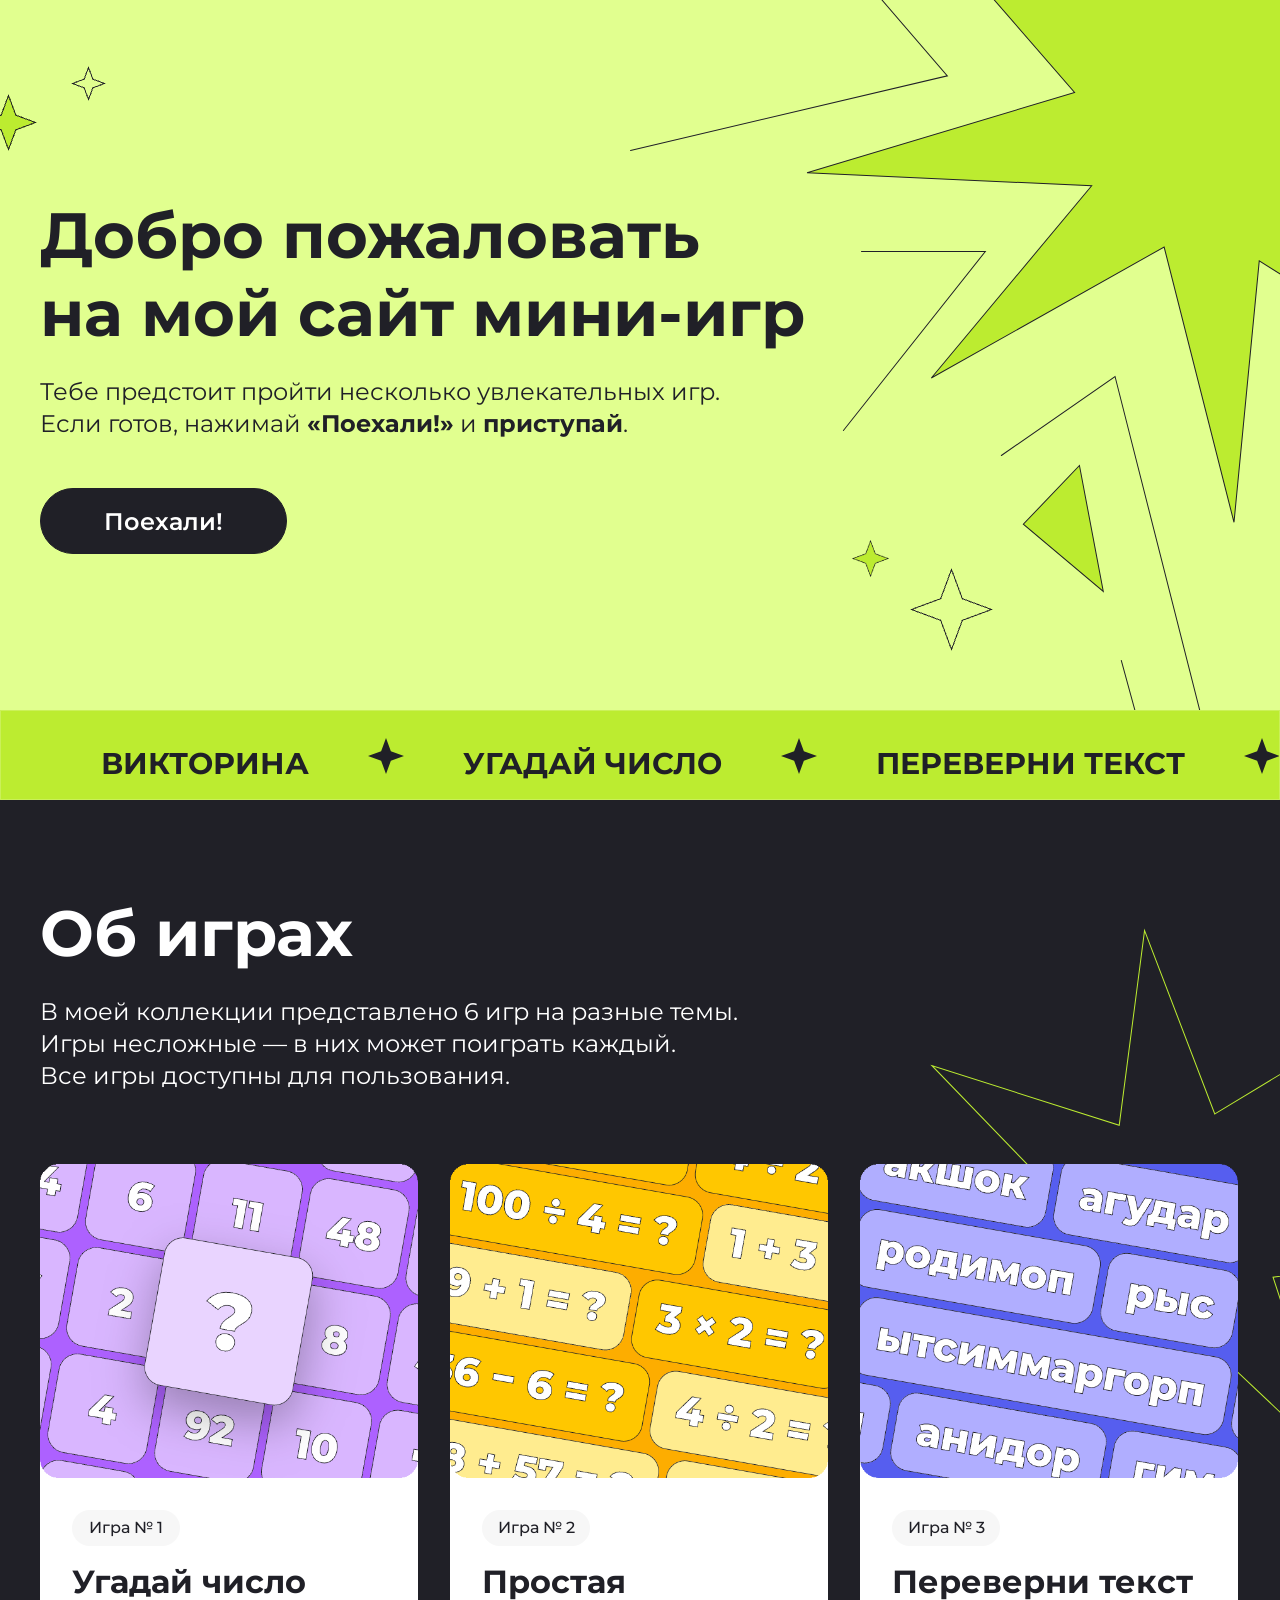
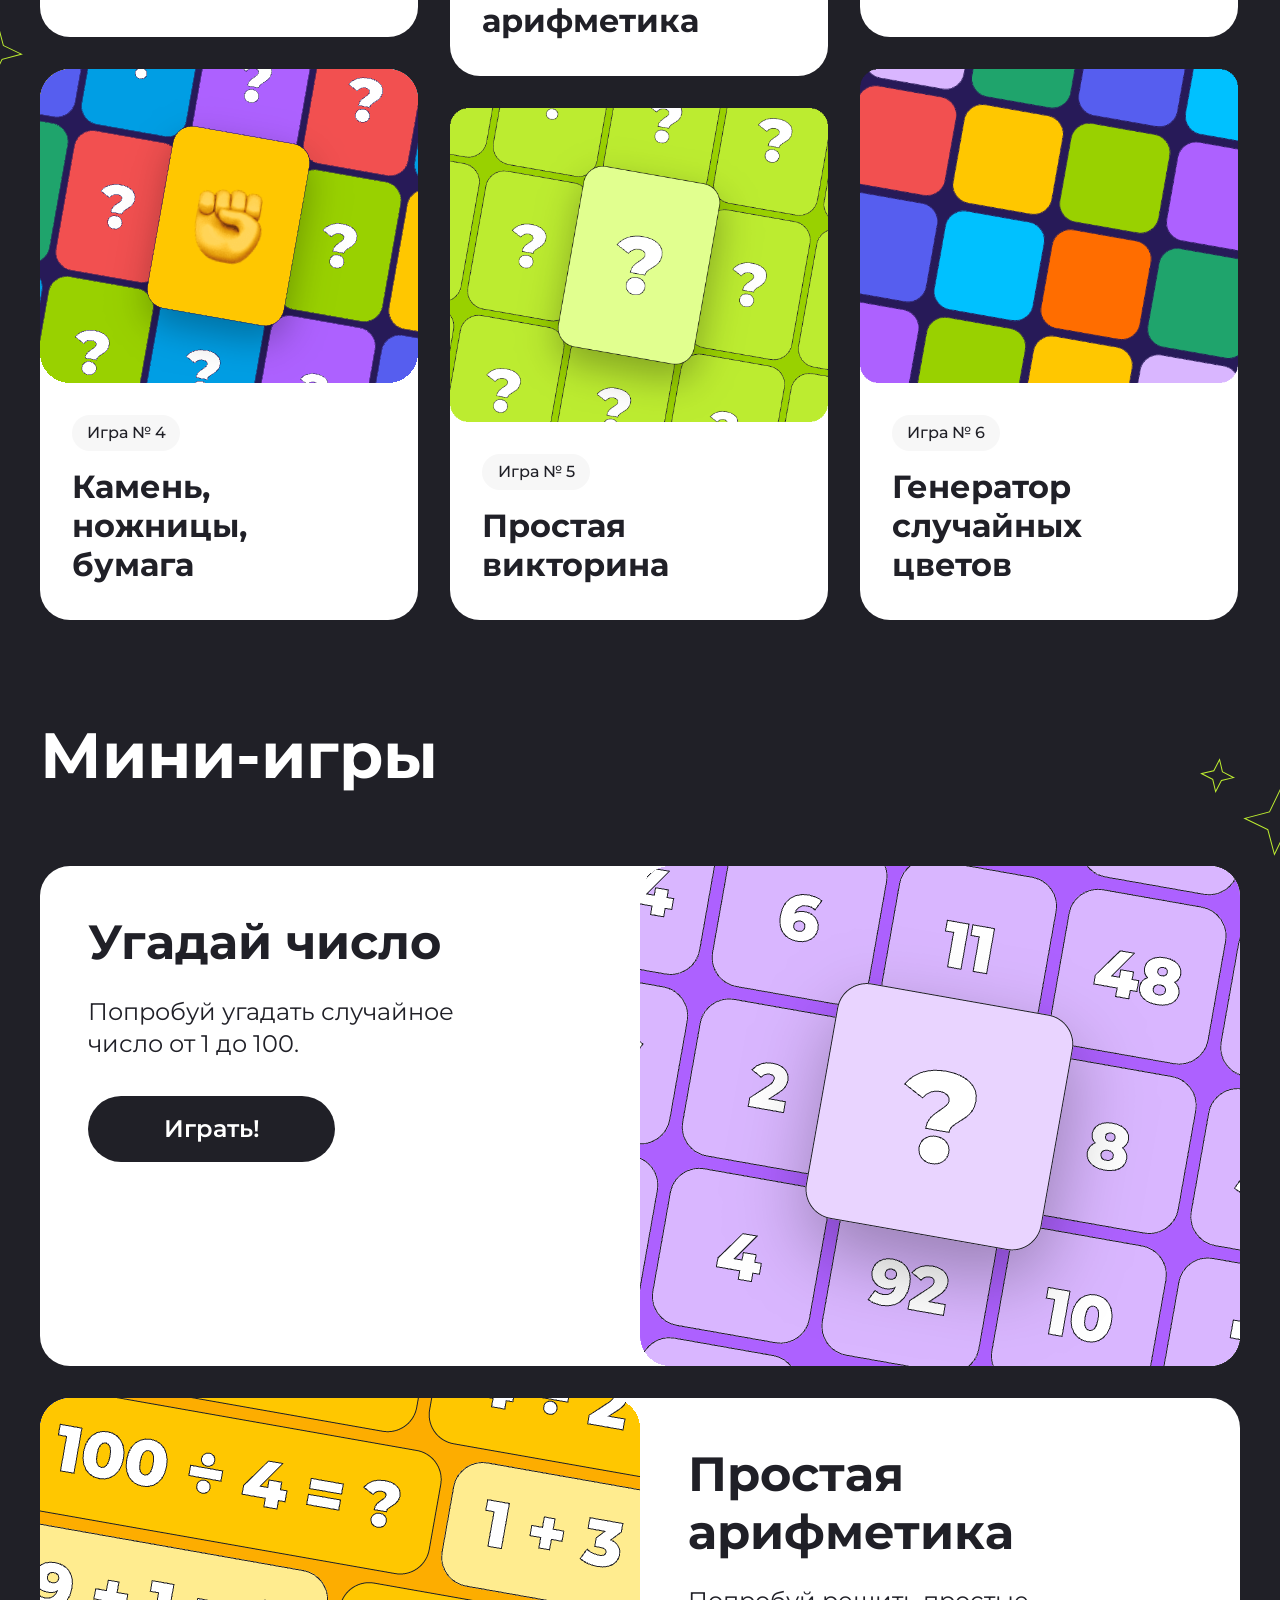
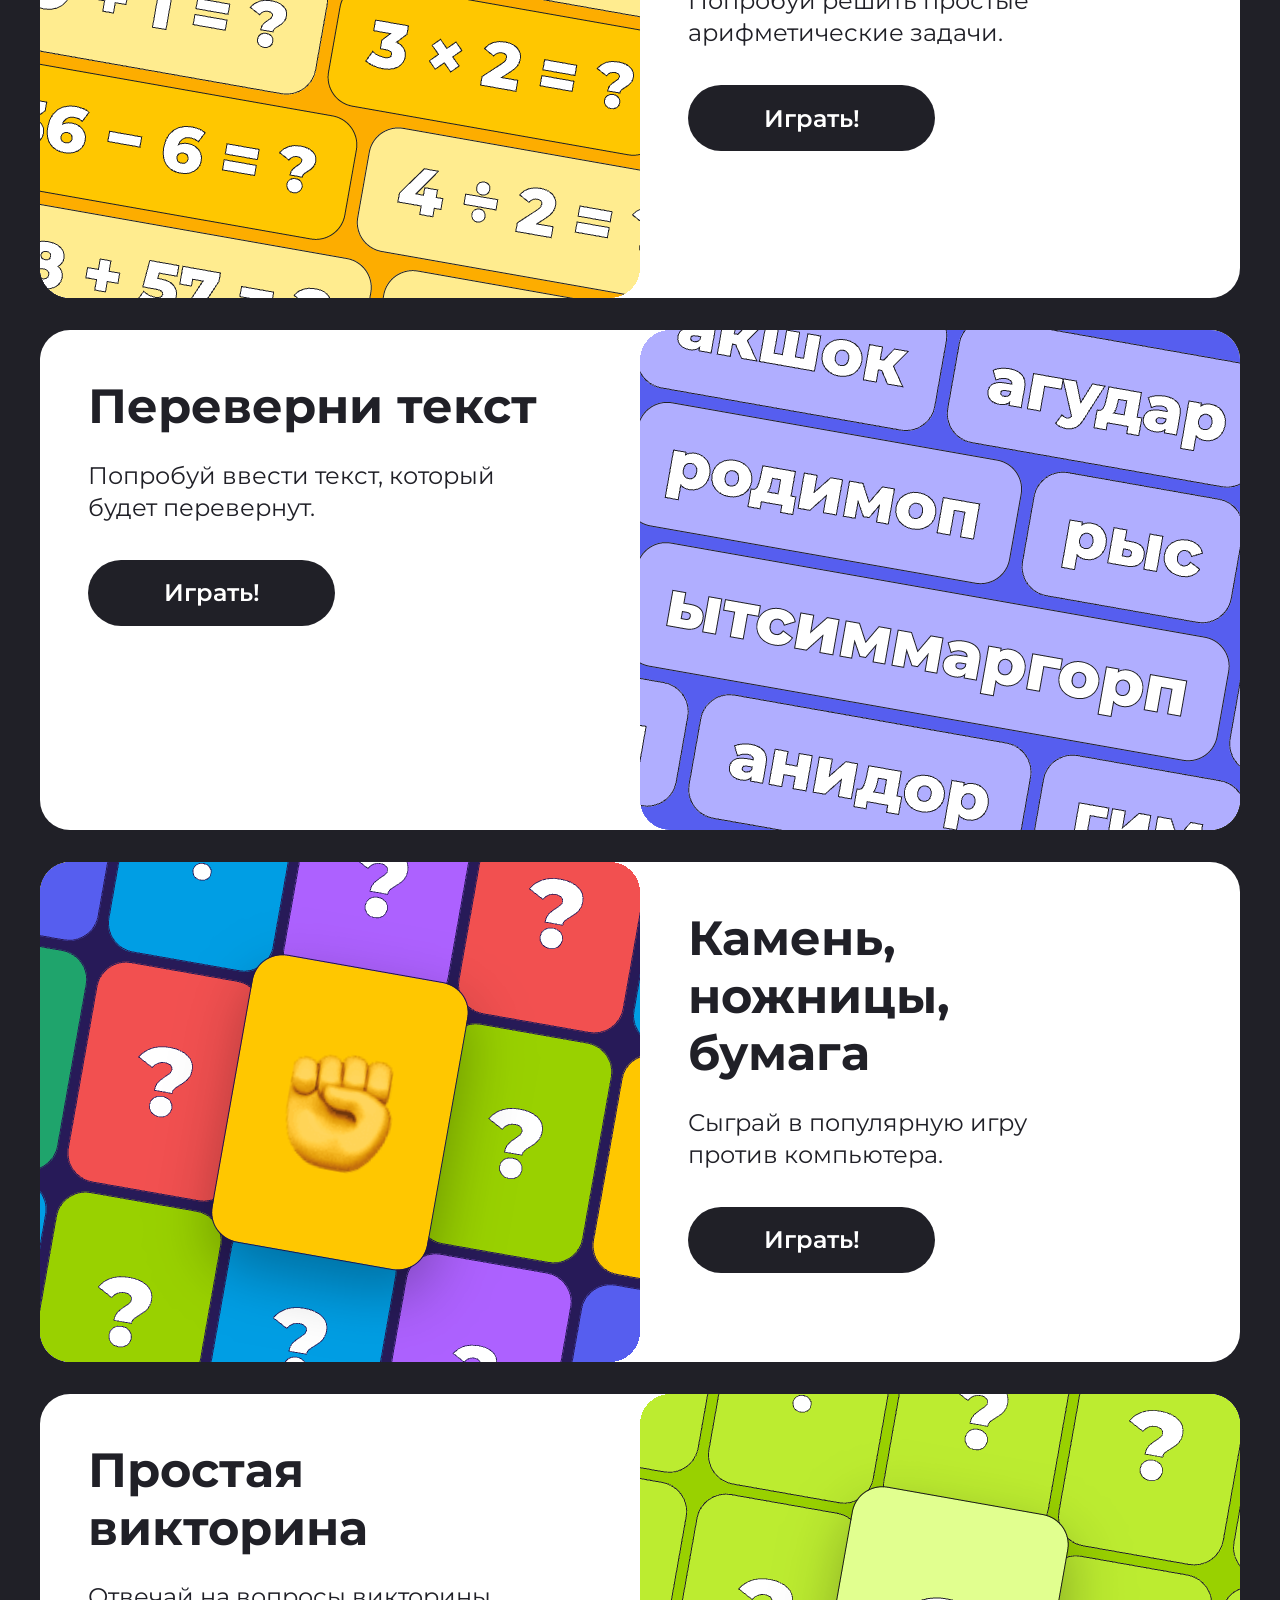
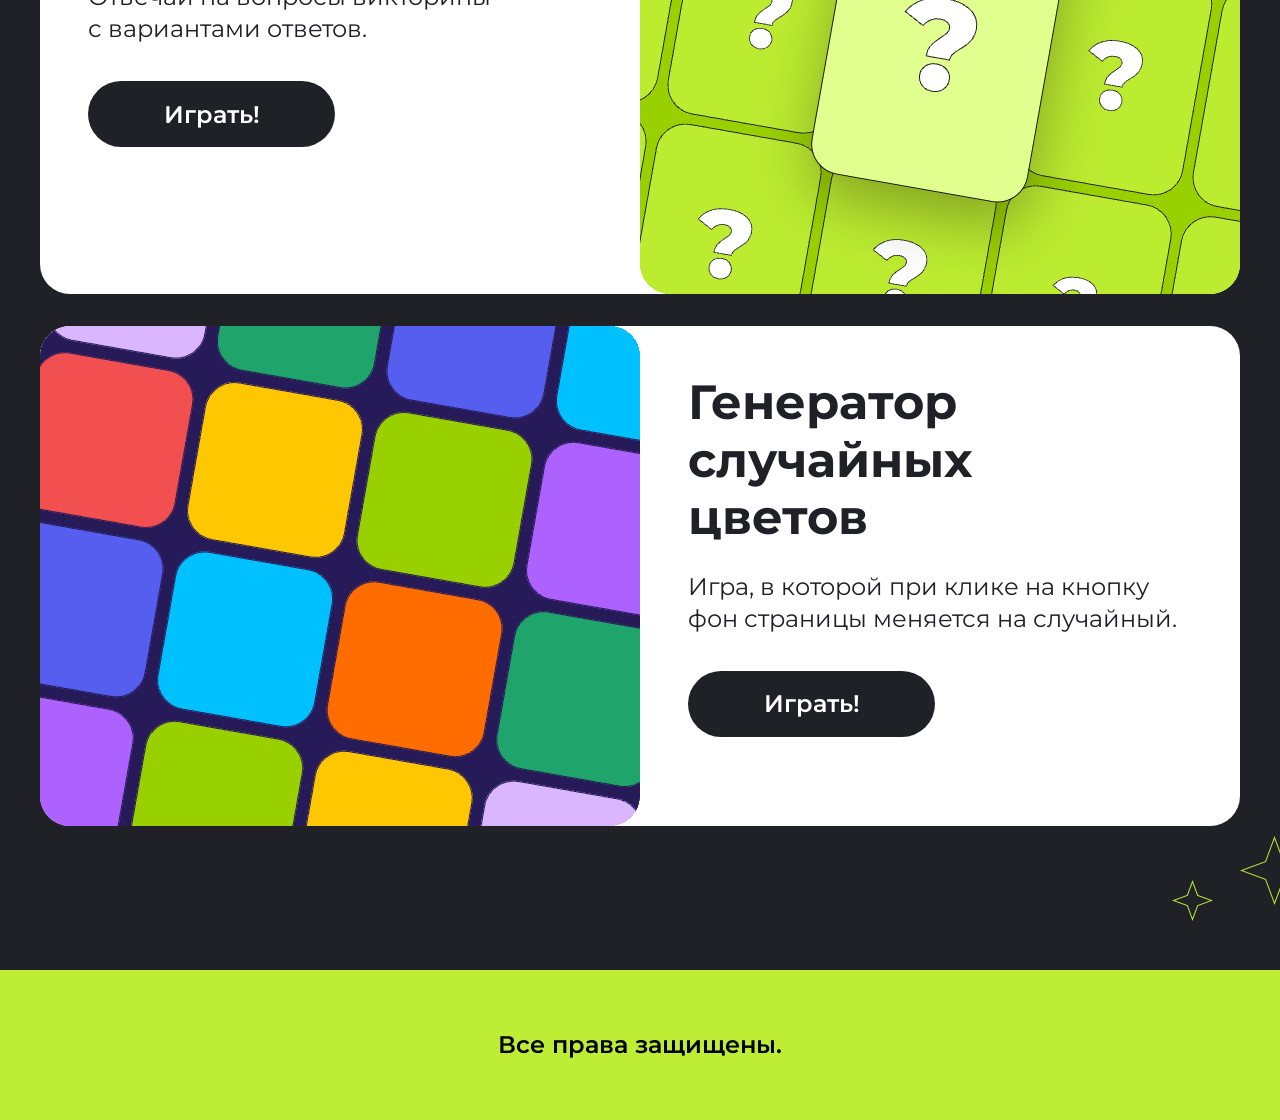
<file: Homework1/index.html>
<!DOCTYPE html>
<html lang="ru">

<head>
    <meta charset="UTF-8">
    <meta name="viewport" content="width=device-width, initial-scale=1.0">
    <title>Homework1</title>
    <link rel="preconnect" href="https://fonts.googleapis.com">
    <link rel="preconnect" href="https://fonts.gstatic.com" crossorigin>
    <link href="https://fonts.googleapis.com/css2?family=Montserrat:ital,wght@0,100..900;1,100..900&display=swap"
        rel="stylesheet">
    <link rel="stylesheet" href="style-hw1.css">
</head>

<body>

    <header class="header center">

        <div class="header-container">
            <h1 class="header-container__titleBig">Добро пожаловать <br>на мой сайт мини-игр</h1>
            <p class="header-container__title">Тебе предстоит пройти несколько увлекательных игр. Если готов, нажимай
                <strong>«Поехали!»</strong> и <strong>приступай</strong>.
            </p>
            <div class="header-container__buttonDesktop">
                <a class="header-container__buttonDesktop-center" href="#about-game">Поехали!</a>
            </div>
            <div class="header-container__buttonMobil">
                <a class="header-container__buttonMobil-center" href="#mini-game">Поехали!</a>
            </div>
        </div>

        <img class="header__star-big" src="img/header__star-big.svg" alt="star">
        <img class="header__star1" src="img/all-img/Star2.png" alt="star">
        <img class="header__star2" src="img/all-img/Star3.png" alt="star">
        <img class="header__star3" src="img/all-img/Star2.png" alt="star">
        <img class="header__star4" src="img/all-img/Star4.png" alt="star">

        <svg class="header__star-big-mobile" viewBox="0 0 301.643 274.928" xmlns="http://www.w3.org/2000/svg"
            xmlns:xlink="http://www.w3.org/1999/xlink" width="301.643066" height="274.927948" fill="none">
            <path id="Vector"
                d="M78.1499 88.7162C78.1499 85.7646 89.0463 0 89.0463 0L119.937 76.893L170.807 4.93622L146.295 90.7009L223.522 72.9576L149.922 119.283L206.248 173.497L138.103 145.898L157.175 228.711L112.652 159.706L62.6889 238.567L78.1344 145.898L0 151.818L70.865 119.283L0 63.0852L78.1499 88.7162Z"
                fill="rgb(188,236,48)" fill-rule="nonzero"
                transform="matrix(-0.320303,0.947315,-0.964293,-0.264839,301.643,63.1819)" />
            <path
                d="M89.0463 0L119.937 76.893L170.807 4.93622L146.295 90.7009L223.522 72.9576L149.922 119.283L206.248 173.497L138.103 145.898L157.175 228.711L112.652 159.706L62.6889 238.567L78.1344 145.898L0 151.818L70.865 119.283L0 63.0852L78.1499 88.7162C78.1499 85.7646 89.0463 0 89.0463 0Z"
                fill-rule="nonzero" stroke="rgb(32,32,39)" stroke-linecap="round" stroke-width="1"
                transform="matrix(-0.320303,0.947315,-0.964293,-0.264839,301.643,63.1819)" />
        </svg>

    </header>

    <div class="header-poloca">
        <div class="header-poloca__scrolling-text">
            <span class="header-poloca__title">
                викторина
                <svg class="header-poloca__star" viewBox="0 0 36 36" xmlns="http://www.w3.org/2000/svg"
                    xmlns:xlink="http://www.w3.org/1999/xlink" width="36.000000" height="36.000000" fill="none">
                    <path
                        d="M22.8616 13.1384L36 18L22.8616 22.8616L18 36L13.1384 22.8616L3.55271e-15 18L13.1384 13.1384L18 0L22.8616 13.1384Z"
                        fill="rgb(32,32,39)" fill-rule="evenodd" />
                </svg>
                угадай число
                <svg class="header-poloca__star" viewBox="0 0 36 36" xmlns="http://www.w3.org/2000/svg"
                    xmlns:xlink="http://www.w3.org/1999/xlink" width="36.000000" height="36.000000" fill="none">
                    <path
                        d="M22.8616 13.1384L36 18L22.8616 22.8616L18 36L13.1384 22.8616L3.55271e-15 18L13.1384 13.1384L18 0L22.8616 13.1384Z"
                        fill="rgb(32,32,39)" fill-rule="evenodd" />
                </svg>
                переверни текст
                <svg class="header-poloca__star" viewBox="0 0 36 36" xmlns="http://www.w3.org/2000/svg"
                    xmlns:xlink="http://www.w3.org/1999/xlink" width="36.000000" height="36.000000" fill="none">
                    <path
                        d="M22.8616 13.1384L36 18L22.8616 22.8616L18 36L13.1384 22.8616L3.55271e-15 18L13.1384 13.1384L18 0L22.8616 13.1384Z"
                        fill="rgb(32,32,39)" fill-rule="evenodd" />
                </svg>
                простая арифметика
                <svg class="header-poloca__star" viewBox="0 0 36 36" xmlns="http://www.w3.org/2000/svg"
                    xmlns:xlink="http://www.w3.org/1999/xlink" width="36.000000" height="36.000000" fill="none">
                    <path
                        d="M22.8616 13.1384L36 18L22.8616 22.8616L18 36L13.1384 22.8616L3.55271e-15 18L13.1384 13.1384L18 0L22.8616 13.1384Z"
                        fill="rgb(32,32,39)" fill-rule="evenodd" />
                </svg>
                камень, ножницы, бумага
                <svg class="header-poloca__star" viewBox="0 0 36 36" xmlns="http://www.w3.org/2000/svg"
                    xmlns:xlink="http://www.w3.org/1999/xlink" width="36.000000" height="36.000000" fill="none">
                    <path
                        d="M22.8616 13.1384L36 18L22.8616 22.8616L18 36L13.1384 22.8616L3.55271e-15 18L13.1384 13.1384L18 0L22.8616 13.1384Z"
                        fill="rgb(32,32,39)" fill-rule="evenodd" />
                </svg>
                генератор случайных цветов
                <svg class="header-poloca__star" viewBox="0 0 36 36" xmlns="http://www.w3.org/2000/svg"
                    xmlns:xlink="http://www.w3.org/1999/xlink" width="36.000000" height="36.000000" fill="none">
                    <path
                        d="M22.8616 13.1384L36 18L22.8616 22.8616L18 36L13.1384 22.8616L3.55271e-15 18L13.1384 13.1384L18 0L22.8616 13.1384Z"
                        fill="rgb(32,32,39)" fill-rule="evenodd" />
                </svg>
            </span>
        </div>
    </div>

    <main class="main center">

        <section class="main-aboutGame" id="about-game">

            <svg class="main-aboutGame__starBig" viewBox="0 0 649.562 649.563" xmlns="http://www.w3.org/2000/svg"
                xmlns:xlink="http://www.w3.org/1999/xlink" width="649.562500" height="649.562744" fill="none">
                <path id="Star1"
                    d="M341.736 191.327L340.81 191.746L340.562 190.761L292.874 2.04089L292.358 0L291.843 2.04089L244.155 190.761L243.906 191.746L242.981 191.327L65.7006 110.945L63.7834 110.076L65.0575 111.751L182.872 266.7L183.487 267.509L182.582 267.971L9.20501 356.457L7.33004 357.414L9.43456 357.463L204.035 361.96L205.05 361.984L204.847 362.98L165.93 553.701L165.509 555.764L166.859 554.149L291.707 404.809L292.358 404.029L293.01 404.809L417.858 554.149L419.208 555.764L418.787 553.701L379.869 362.98L379.666 361.984L380.682 361.961L575.282 357.463L577.387 357.414L575.512 356.457L402.134 267.971L401.229 267.509L401.844 266.7L519.659 111.752L520.933 110.076L519.016 110.945L341.736 191.327ZM517.742 112.621L341.223 192.657L340.134 193.151L292.358 4.08177L244.583 193.151L66.9747 112.621L185.007 267.856L11.3095 356.506L206.269 361.012L167.28 552.086L292.358 402.47L417.437 552.086L378.447 361.012L573.407 356.506L399.709 267.856L517.742 112.621Z"
                    fill="rgb(188,236,48)" fill-rule="evenodd"
                    transform="matrix(0.993029,-0.117873,0.117873,0.993029,0,68.9225)" />
            </svg>
            <svg class="main-aboutGame__starSmall" viewBox="0 0 34.1729 34.1727" xmlns="http://www.w3.org/2000/svg"
                xmlns:xlink="http://www.w3.org/1999/xlink" width="34.172852" height="34.172729" fill="none">
                <path id="Star11"
                    d="M19.9018 11.4374L16.2028 1.44077L15.6696 0L15.1365 1.44077L11.4374 11.4374L1.44077 15.1365L1.77636e-15 15.6696L1.44077 16.2028L11.4374 19.9018L15.1365 29.8985L15.6696 31.3392L16.2028 29.8985L19.9018 19.9018L29.8985 16.2028L31.3392 15.6696L29.8985 15.1365L19.9018 11.4374ZM28.4577 15.6696L19.5548 12.3753L19.1236 12.2157L15.6696 2.88154L12.2157 12.2157L2.88154 15.6696L12.2157 19.1236L15.6696 28.4577L19.1236 19.1236L28.4577 15.6696Z"
                    fill="rgb(188,236,48)" fill-rule="evenodd"
                    transform="matrix(0.995484,0.0949294,-0.0949294,0.995484,2.9751,0)" />
            </svg>
            <svg class="main-aboutGame__starSred" viewBox="0 0 59.5347 59.5347" xmlns="http://www.w3.org/2000/svg"
                xmlns:xlink="http://www.w3.org/1999/xlink" width="59.534668" height="59.534668" fill="none">
                <path id="Star12"
                    d="M34.6724 19.9259L27.8323 1.44077L27.2991 0L26.766 1.44077L19.9259 19.9259L1.44077 26.766L3.55271e-15 27.2991L1.44077 27.8323L19.9259 34.6724L26.766 53.1575L27.2991 54.5983L27.8323 53.1575L34.6724 34.6724L53.1575 27.8323L54.5983 27.2991L53.1575 26.766L34.6724 19.9259ZM51.7167 27.2991L34.3254 20.8637L33.8941 20.7042L27.2991 2.88154L20.7042 20.7042L2.88154 27.2991L20.7042 33.8941L27.2991 51.7167L33.8941 33.8941L51.7167 27.2991Z"
                    fill="rgb(188,236,48)" fill-rule="evenodd"
                    transform="matrix(0.995484,0.0949294,-0.0949294,0.995484,5.18311,0)" />
            </svg>

            <h2 class="main-aboutGame__title">Об играх</h2>
            <p class="main-aboutGame__mini-title">В моей коллекции представлено 6 игр на разные темы.<br>Игры несложные
                — в них
                может поиграть каждый.<br>Все игры доступны для пользования.</p>

            <div class="main-aboutGame__containerForGame">

                <div class="main-aboutGame__game">
                    <!-- 1 -->
                    <a class="main-aboutGame__gameLink" href="#ugaday">
                        <article class="main-aboutGame__cart">
                            <img class="main-aboutGame__img" src="img/all-img/ОбложкаКарточки.png" alt="img">
                            <div class="main-aboutGame__name name1">
                                <div class="main-aboutGame__name-p-container">
                                    <p class="main-aboutGame__name-p"> Игра № 1</p>
                                </div>
                                <h2 class="main-aboutGame__name-h2">Угадай число</h2>
                            </div>
                        </article>
                    </a>

                    <!-- 4 -->
                    <a class="main-aboutGame__gameLink" href="#kamen">
                        <article class="main-aboutGame__cart">
                            <img class="main-aboutGame__img" src="img/all-img/ОбложкаКарточки-7.png" alt="img">
                            <div class="main-aboutGame__name name4">
                                <div class="main-aboutGame__name-p-container">
                                    <p class="main-aboutGame__name-p"> Игра № 4</p>
                                </div>
                                <h2 class="main-aboutGame__name-h2">Камень, ножницы, <br>бумага</h2>
                            </div>
                        </article>
                    </a>
                </div>

                <div class="main-aboutGame__game">
                    <!-- 2 -->
                    <a class="main-aboutGame__gameLink" href="#prostayaArif">
                        <article class="main-aboutGame__cart">
                            <img class="main-aboutGame__img" src="img/all-img/ОбложкаКарточки-1.png" alt="img">
                            <div class="main-aboutGame__name name2">
                                <div class="main-aboutGame__name-p-container">
                                    <p class="main-aboutGame__name-p"> Игра № 2</p>
                                </div>
                                <h2 class="main-aboutGame__name-h2">Простая арифметика</h2>
                            </div>
                        </article>
                    </a>

                    <!-- 5 -->
                    <a class="main-aboutGame__gameLink" href="#prostayaVik">
                        <article class="main-aboutGame__cart">
                            <img class="main-aboutGame__img" src="img/all-img/ОбложкаКарточки-4.png" alt="img">
                            <div class="main-aboutGame__name name5">
                                <div class="main-aboutGame__name-p-container">
                                    <p class="main-aboutGame__name-p"> Игра № 5</p>
                                </div>
                                <h2 class="main-aboutGame__name-h2">Простая викторина</h2>
                            </div>
                        </article>
                    </a>
                </div>

                <div class="main-aboutGame__game">
                    <!-- 3 -->
                    <a class="main-aboutGame__gameLink" href="#pereverni">
                        <article class="main-aboutGame__cart">
                            <img class="main-aboutGame__img" src="img/all-img/ОбложкаКарточки-2.png" alt="img">
                            <div class="main-aboutGame__name name3">
                                <div class="main-aboutGame__name-p-container">
                                    <p class="main-aboutGame__name-p"> Игра № 3</p>
                                </div>
                                <h2 class="main-aboutGame__name-h2">Переверни текст</h2>
                            </div>
                        </article>
                    </a>

                    <!-- 6 -->
                    <a class="main-aboutGame__gameLink" href="#generator">
                        <article class="main-aboutGame__cart">
                            <img class="main-aboutGame__img" src="img/all-img/ОбложкаКарточки-5.png" alt="img">
                            <div class="main-aboutGame__name name6">
                                <div class="main-aboutGame__name-p-container">
                                    <p class="main-aboutGame__name-p"> Игра № 6</p>
                                </div>
                                <h2 class="main-aboutGame__name-h2">Генератор случайных цветов</h2>
                            </div>
                        </article>
                    </a>
                </div>
            </div>
        </section>

        <section class="main-miniGame" id="mini-game">

            <svg class="main-miniGame__star-min" viewBox="0 0 39.2119 39.2119" xmlns="http://www.w3.org/2000/svg"
                xmlns:xlink="http://www.w3.org/1999/xlink" width="39.211914" height="39.211914" fill="none">
                <path id="Star7"
                    d="M22.319 12.8265L18.1059 1.44077L17.5728 0L17.0396 1.44077L12.8265 12.8265L1.44077 17.0396L3.55271e-15 17.5728L1.44077 18.1059L12.8265 22.319L17.0396 33.7048L17.5728 35.1455L18.1059 33.7048L22.319 22.319L33.7048 18.1059L35.1455 17.5728L33.7048 17.0396L22.319 12.8265ZM32.264 17.5728L21.972 13.7644L21.5407 13.6048L17.5728 2.88154L13.6048 13.6048L2.88154 17.5728L13.6048 21.5407L17.5728 32.264L21.5407 21.5407L32.264 17.5728Z"
                    fill="rgb(188,236,48)" fill-rule="evenodd"
                    transform="matrix(0.992365,0.123334,-0.123334,0.992365,4.33447,0)" />
            </svg>

            <svg class="main-miniGame__star-sred" viewBox="0 0 75.0879 75.0876" xmlns="http://www.w3.org/2000/svg"
                xmlns:xlink="http://www.w3.org/1999/xlink" width="75.087891" height="75.087646" fill="none">
                <path id="Star6"
                    d="M43.7303 25.1314L34.964 1.44077L34.4309 0L33.8977 1.44077L25.1314 25.1314L1.44077 33.8977L7.10543e-15 34.4309L1.44077 34.964L25.1314 43.7303L33.8977 67.4209L34.4308 68.8617L34.964 67.4209L43.7303 43.7303L67.4209 34.964L68.8617 34.4309L67.4209 33.8977L43.7303 25.1314ZM65.9802 34.4309L43.3833 26.0692L42.952 25.9097L34.4309 2.88154L25.9097 25.9097L2.88154 34.4309L25.9097 42.952L34.4308 65.9802L42.952 42.952L65.9802 34.4309Z"
                    fill="rgb(188,236,48)" fill-rule="evenodd"
                    transform="matrix(0.995484,0.0949294,-0.0949294,0.995484,6.53711,0)" />
            </svg>

            <h2 class="main-miniGame__title main-miniGame__title_2">Мини-игры</h2>

            <div class="main-miniGame__containerDesktop">

                <!-- 1 -->
                <article class="main-miniGame__cart" id="ugaday">
                    <div class="main-miniGame__name">
                        <h2 class="main-miniGame__h2">Угадай число</h2>
                        <p class="main-miniGame__p">Попробуй угадать случайное <br>число от 1 до 100.</p>
                        <a class="main-miniGame__button" onclick="guessTheNumber()">Играть!</a>
                    </div>
                    <img class="main-miniGame__img" src="img/all-img/ОбложкаКарточки.png" alt="img">
                </article>

                <!-- 2 -->
                <article class="main-miniGame__cart" id="prostayaArif">
                    <img class="main-miniGame__img" src="img/all-img/ОбложкаКарточки-1.png" alt="img">
                    <div class="main-miniGame__name">
                        <h2 class="main-miniGame__h2">Простая арифметика</h2>
                        <p class="main-miniGame__p">Попробуй решить простые арифметические задачи.</p>
                        <a class="main-miniGame__button" onclick="simpleArithmetic()">Играть!</a>
                    </div>

                </article>

                <!-- 3 -->
                <article class="main-miniGame__cart" id="pereverni">
                    <div class="main-miniGame__name">
                        <h2 class="main-miniGame__h2">Переверни текст</h2>
                        <p class="main-miniGame__p">Попробуй ввести текст, который <br>будет перевернут.</p>
                        <a class="main-miniGame__button" onclick="reverseText()">Играть!</a>
                    </div>
                    <img class="main-miniGame__img" src="img/all-img/ОбложкаКарточки-2.png" alt="img">
                </article>

                <!-- 4 -->
                <article class="main-miniGame__cart" id="kamen">
                    <img class="main-miniGame__img" src="img/all-img/ОбложкаКарточки-3.png" alt="img">
                    <div class="main-miniGame__name">
                        <h2 class="main-miniGame__h2">Камень, <br>ножницы, <br>бумага</h2>
                        <p class="main-miniGame__p">Сыграй в популярную игру <br>против компьютера.</p>
                        <a class="main-miniGame__button" onclick="rockPaperScissors()">Играть!</a>
                    </div>

                </article>

                <!-- 5 -->
                <article class="main-miniGame__cart" id="prostayaVik">
                    <div class="main-miniGame__name">
                        <h2 class="main-miniGame__h2">Простая викторина</h2>
                        <p class="main-miniGame__p">Отвечай на вопросы викторины <br>с вариантами ответов.</p>
                        <a class="main-miniGame__button" onclick="quiz()">Играть!</a>
                    </div>
                    <img class="main-miniGame__img" src="img/all-img/ОбложкаКарточки-4.png" alt="img">
                </article>

                <!-- 6 -->
                <article class="main-miniGame__cart" id="generator">
                    <img class="main-miniGame__img" src="img/all-img/ОбложкаКарточки-5.png" alt="img">
                    <div class="main-miniGame__name">
                        <h2 class="main-miniGame__h2">Генератор <br>случайных <br>цветов</h2>
                        <p class="main-miniGame__p">Игра, в которой при клике на кнопку фон страницы меняется на
                            случайный.</p>
                        <a class="main-miniGame__button" onclick="randomColorGenerator(this)">Играть!</a>
                    </div>

                </article>

            </div>

            <div class="main-miniGame__containerMOBILE">
                <!-- 1 -->
                <article class="main-miniGame__cart-mobile">
                    <img class="main-miniGame__img-mobile" src="img/all-img/ОбложкаКарточки-6.png" alt="img">
                    <div class="main-miniGame__name-mobile">
                        <h2 class="main-miniGame__h2-mobile">Угадай число</h2>
                        <p class="main-miniGame__p-mobile"> Попробуй угадать случайное число от 1 до 100.</p>
                        <a class="main-miniGame__button-mobile" onclick="guessTheNumber()">Играть!</a>
                    </div>
                </article>

                <!-- 2 -->
                <article class="main-miniGame__cart-mobile">
                    <img class="main-miniGame__img-mobile" src="img/all-img/ОбложкаКарточки-8.png" alt="img">
                    <div class="main-miniGame__name-mobile">
                        <h2 class="main-miniGame__h2-mobile">Простая арифметика</h2>
                        <p class="main-miniGame__p-mobile"> Попробуй решить простые арифметические задачи.</p>
                        <a class="main-miniGame__button-mobile" onclick="simpleArithmetic()">Играть!</a>
                    </div>
                </article>

                <!-- 3 -->
                <article class="main-miniGame__cart-mobile">
                    <img class="main-miniGame__img-mobile" src="img/all-img/ОбложкаКарточки-10.png" alt="img">
                    <div class="main-miniGame__name-mobile">
                        <h2 class="main-miniGame__h2-mobile">Переверни текст</h2>
                        <p class="main-miniGame__p-mobile"> Попробуй ввести текст, который будет перевернут.</p>
                        <a class="main-miniGame__button-mobile" onclick="reverseText()">Играть!</a>
                    </div>
                </article>

                <!-- 4 -->
                <article class="main-miniGame__cart-mobile">
                    <img class="main-miniGame__img-mobile" src="img/all-img/ОбложкаКарточки-13.png" alt="img">
                    <div class="main-miniGame__name-mobile">
                        <h2 class="main-miniGame__h2-mobile">Камень, <br>ножницы, <br>бумага</h2>
                        <p class="main-miniGame__p-mobile"> Сыграй в популярную игру против компьютера.</p>
                        <a class="main-miniGame__button-mobile" onclick="rockPaperScissors()">Играть!</a>
                    </div>
                </article>

                <!-- 5 -->
                <article class="main-miniGame__cart-mobile">
                    <img class="main-miniGame__img-mobile" src="img/all-img/ОбложкаКарточки-15.png" alt="img">
                    <div class="main-miniGame__name-mobile">
                        <h2 class="main-miniGame__h2-mobile">Простая викторина</h2>
                        <p class="main-miniGame__p-mobile"> Отвечай на вопросы викторины <br>с вариантами ответов.</p>
                        <a class="main-miniGame__button-mobile" onclick="quiz()">Играть!</a>
                    </div>
                </article>

                <!-- 6 -->
                <article class="main-miniGame__cart-mobile">
                    <img class="main-miniGame__img-mobile" src="img/all-img/ОбложкаКарточки-11.png" alt="img">
                    <div class="main-miniGame__name-mobile">
                        <h2 class="main-miniGame__h2-mobile">Генератор <br>случайных <br>цветов</h2>
                        <p class="main-miniGame__p-mobile"> Игра, в которой при клике <br>на кнопку фон страницы
                            меняется на случайный.</p>
                        <a class="main-miniGame__button-mobile" onclick="randomColorGenerator(this)">Играть!</a>
                    </div>
                </article>
            </div>

            <svg class="main-miniGame__star-end-small" viewBox="0 0 41 41" xmlns="http://www.w3.org/2000/svg"
                xmlns:xlink="http://www.w3.org/1999/xlink" width="41.000000" height="41.000000" fill="none">
                <path id="Star10"
                    d="M26.0369 14.9631L21.0331 1.44077L20.5 0L19.9669 1.44077L14.9631 14.9631L1.44077 19.9669L3.55271e-15 20.5L1.44077 21.0331L14.9631 26.0369L19.9669 39.5592L20.5 41L21.0331 39.5592L26.0369 26.0369L39.5592 21.0331L41 20.5L39.5592 19.9669L26.0369 14.9631ZM38.1185 20.5L25.6898 15.901L25.2586 15.7414L20.5 2.88154L15.7414 15.7414L2.88154 20.5L15.7414 25.2586L20.5 38.1185L25.2586 25.2586L38.1185 20.5Z"
                    fill="rgb(188,236,48)" fill-rule="evenodd" />
            </svg>

            <svg class="main-miniGame__star-end-sred" viewBox="0 0 69 69" xmlns="http://www.w3.org/2000/svg"
                xmlns:xlink="http://www.w3.org/1999/xlink" width="69.000000" height="69.000000" fill="none">
                <path id="Star8"
                    d="M43.8181 25.1819L35.0331 1.44077L34.5 0L33.9669 1.44077L25.1819 25.1819L1.44077 33.9669L7.10543e-15 34.5L1.44077 35.0331L25.1819 43.8181L33.9669 67.5592L34.5 69L35.0331 67.5592L43.8181 43.8181L67.5592 35.0331L69 34.5L67.5592 33.9669L43.8181 25.1819ZM66.1185 34.5L43.4711 26.1197L43.0399 25.9601L34.5 2.88154L25.9601 25.9601L2.88154 34.5L25.9601 43.0399L34.5 66.1185L43.0399 43.0399L66.1185 34.5Z"
                    fill="rgb(188,236,48)" fill-rule="evenodd" />
            </svg>

        </section>

    </main>

    <footer class="footer center">
        <p class="footer__title">Все права защищены.</p>
    </footer>

    <script src="1-guessTheNumber.js"></script>
    <script src="2-simpleArithmetic.js"></script>
    <script src="3-reverseText.js"></script>
    <script src="4-rockPaperScissors.js"></script>
    <script src="5-quiz.js"></script>
    <script src="6-randomColorGenerator.js"></script>

</body>

</html>
</file>
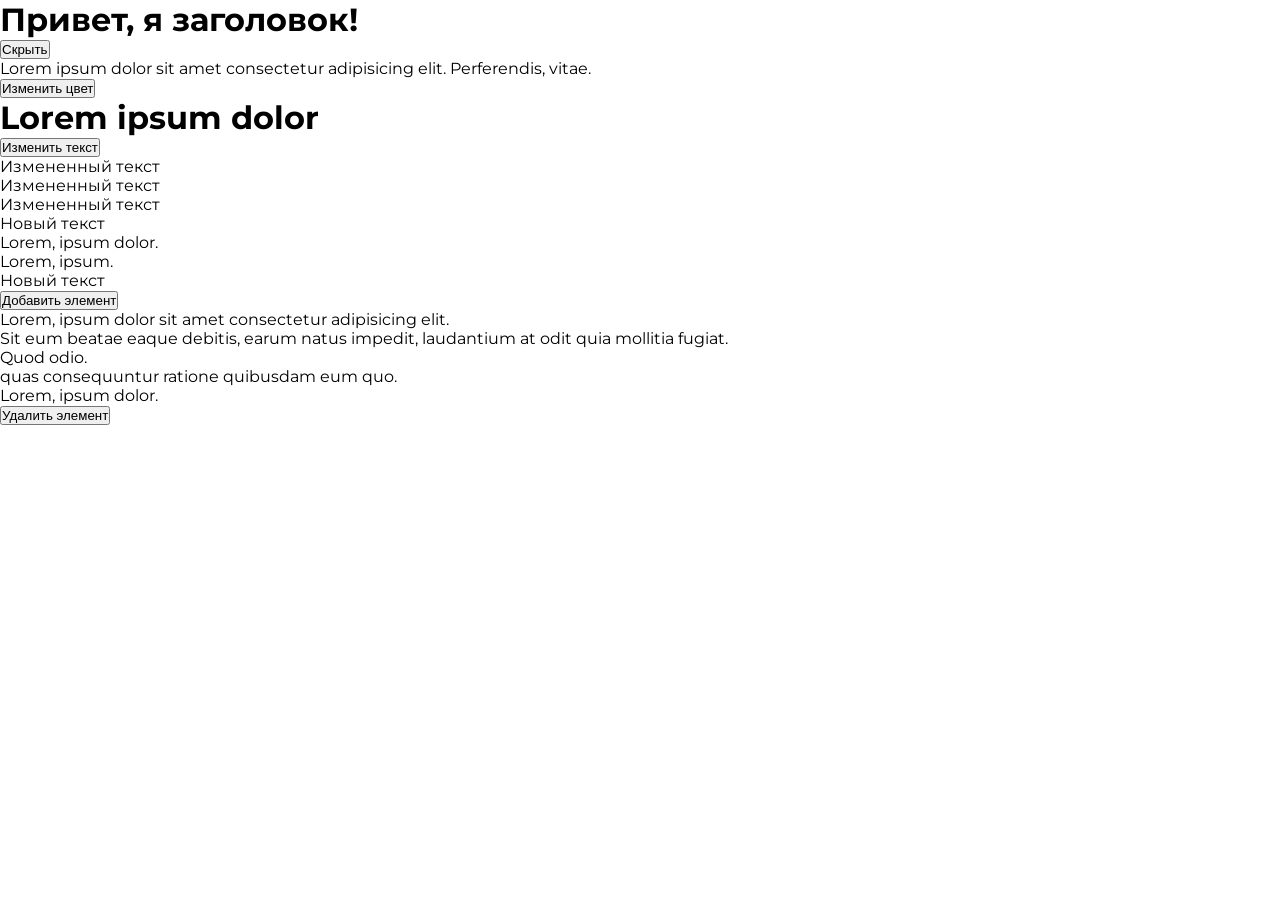
<file: Homework1/DOM.html>
<!DOCTYPE html>
<html lang="ru">

<head>
    <meta charset="UTF-8">
    <meta name="viewport" content="width=device-width, initial-scale=1.0">
    <title>Homework1</title>
    <link rel="preconnect" href="https://fonts.googleapis.com">
    <link rel="preconnect" href="https://fonts.gstatic.com" crossorigin>
    <link href="https://fonts.googleapis.com/css2?family=Montserrat:ital,wght@0,100..900;1,100..900&display=swap"
        rel="stylesheet">
    <link rel="stylesheet" href="style-hw1.css">
    <style>
        .paragraphColor {
            color: blue;
        }
    </style>
</head>

<body>

    <h1 id="title">Привет, я заголовок!</h1>
    <button class="toggleBtn">Скрыть</button>

    <p class="paragraph">Lorem ipsum dolor sit amet consectetur adipisicing elit. Perferendis, vitae.</p>
    <button id="colorBtn">Изменить цвет</button>

    <h1 id="dynamicsTitle">Lorem ipsum dolor</h1>
    <button class="changeTextBtn">Изменить текст</button>

    <div id="task-container">
        <p class="description">Lorem ipsum, dolor sit amet consectetur adipisicing elit. Incidunt, esse. Corporis
            reiciendis pariatur voluptatum, ab doloribus corrupti, est facilis odio excepturi modi atque laudantium
            voluptatem nulla? Nesciunt esse ullam natus.</p>
        <p class="description">Lorem ipsum dolor sit amet consectetur adipisicing elit. Quas, hic?</p>
        <p class="description">Lorem, ipsum dolor.</p>
    </div>

    <div class="my-specific-div">
        <p class="description">Lorem ipsum dolor sit amet.</p>
        <p class="descript">Lorem, ipsum dolor.</p>
        <p class="discription">Lorem, ipsum.</p>
        <p class="description">Lorem ipsum dolor sit.</p>
    </div>

    <button class="btnNew">Добавить элемент</button>

    <div id="removeСontainer">
        <p class="description">Lorem, ipsum dolor sit amet consectetur adipisicing elit.   </p>
        <p class="des">Sit eum beatae eaque debitis, earum natus impedit, laudantium at odit quia mollitia fugiat.</p>
        <p class="description">Quod odio.</p>
        <p class="description">quas consequuntur ratione quibusdam eum quo.</p>
        <p class="dis">Lorem, ipsum dolor.</p>
        <button class="btnRemove">Удалить элемент</button>
    </div>

    <script src="DOM.js"></script>
</body>

</html>
</file>
<file: Homework1/style-hw1.css>
@charset "UTF-8";
* {
  margin: 0;
  padding: 0;
}

html {
  scroll-behavior: smooth;
}

body {
  font-family: "Montserrat";
  scroll-behavior: smooth;
}

.center {
  padding-left: calc(50% - 600px);
  padding-right: calc(50% - 600px);
}

a {
  text-decoration: none;
}

.header {
  height: 710px;
  background: rgb(225, 255, 143);
  position: relative;
  overflow: hidden;
}
.header .header-container {
  padding-top: 196px;
}
.header .header-container .header-container__titleBig {
  color: rgb(32, 32, 39);
  font-size: 64px;
  font-weight: 700;
  letter-spacing: 0px;
  text-align: left;
  padding-bottom: 24px;
  box-sizing: border-box;
}
.header .header-container .header-container__title {
  max-width: 700px;
  color: rgb(32, 32, 39);
  font-size: 24px;
  font-weight: 400;
  line-height: 32px;
  letter-spacing: 0px;
  text-align: left;
  padding-bottom: 48px;
  box-sizing: border-box;
}
.header .header-container .header-container__buttonDesktop-center {
  font: inherit;
  width: 247px;
  height: 66px;
  display: flex;
  flex-direction: row;
  justify-content: center;
  align-items: center;
  padding: 16px 28px 16px 28px;
  box-sizing: border-box;
  border: 1px solid rgb(32, 32, 39);
  border-radius: 60px;
  background: rgb(32, 32, 39);
  text-align: center;
  transition: all 1s;
  color: rgb(255, 255, 255);
  font-size: 24px;
  font-weight: 600;
  line-height: 29px;
  letter-spacing: 0%;
  transition: all 1s;
}
.header .header-container .header-container__buttonDesktop-center:hover {
  background-color: transparent;
  color: rgb(0, 0, 0);
  cursor: url("img/cursor.svg"), pointer;
}
.header .header__star-big {
  position: absolute;
  top: -336px;
  right: -424px;
  overflow: hidden;
}
.header .header__star1 {
  position: absolute;
  margin-left: -60px;
  margin-top: -460px;
}
.header .header__star2 {
  position: absolute;
  margin-top: -488px;
  margin-left: 31px;
}
.header .header__star3 {
  width: 37px;
  height: 37px;
  position: absolute;
  margin-top: -14px;
  margin-left: 812px;
}
.header .header__star4 {
  position: absolute;
  margin-top: 14px;
  margin-left: 870px;
}

.header-poloca {
  height: 90px;
  padding: 27px 49px 27px 49px;
  box-sizing: border-box;
  border: 1px solid rgba(255, 255, 255, 0.2);
  -webkit-backdrop-filter: blur(50px);
          backdrop-filter: blur(50px);
  background: rgb(188, 236, 48);
  display: flex;
  flex-direction: row;
  flex-wrap: nowrap;
  overflow: hidden;
  white-space: nowrap;
}
.header-poloca .header-poloca__scrolling-text {
  display: inline-block;
  animation: marquee 15s linear infinite;
}
.header-poloca .header-poloca__scrolling-text .header-poloca__title {
  font-family: Montserrat;
  padding: 25px 51px 30px 51px;
  text-align: center;
  box-sizing: border-box;
  color: rgb(32, 32, 39);
  font-size: 30px;
  font-weight: 700;
  line-height: 37px;
  letter-spacing: 4%;
  text-align: left;
  text-transform: uppercase;
}
.header-poloca .header-poloca__scrolling-text .header-poloca__star {
  padding-left: 51px;
  padding-right: 51px;
}
@keyframes marquee {
  from {
    transform: translateX(0%);
    /* Начинаем с видимой справа части */
  }
  to {
    transform: translateX(-50%);
    /* Перемещаемся влево, пока не исчезнем */
  }
}

.main {
  background: rgb(32, 32, 39);
  overflow: hidden;
}
.main .main-aboutGame {
  position: relative;
  padding-top: 94px;
}
.main .main-aboutGame .main-aboutGame__starBig {
  position: absolute;
  max-width: 100%;
  height: auto;
  margin-left: 814px;
  z-index: 2;
}
.main .main-aboutGame .main-aboutGame__starSmall {
  position: absolute;
  overflow: hidden;
  margin-left: -90px;
  margin-top: 676px;
  z-index: 2;
}
.main .main-aboutGame .main-aboutGame__starSred {
  position: absolute;
  overflow: hidden;
  margin-left: -74px;
  margin-top: 728px;
  z-index: 2;
}
.main .main-aboutGame__title,
.main .main-miniGame__title {
  color: rgb(255, 255, 255);
  font-size: 64px;
  font-weight: 700;
  letter-spacing: 0px;
  text-align: left;
  padding-bottom: 24px;
}
.main .main-aboutGame__mini-title {
  color: white;
  font-size: 24px;
  font-weight: 400;
  line-height: 32px;
  letter-spacing: 0px;
  text-align: left;
  width: 788px;
  display: flex;
  flex-direction: row;
  align-items: center;
  padding-bottom: 72px;
}
.main .main-aboutGame__title_2,
.main .main-miniGame__title_2 {
  padding-bottom: 72px;
}
.main .main-aboutGame__containerForGame {
  display: flex;
  gap: 32px;
}
.main .main-aboutGame__containerForGame .main-aboutGame__game {
  display: flex;
  flex-direction: column;
  gap: 32px;
  padding-bottom: 50px;
  z-index: 3;
}
.main .main-aboutGame__containerForGame .main-aboutGame__gameLink {
  transition: all 1s;
}
.main .main-aboutGame__containerForGame .main-aboutGame__gameLink:hover {
  transform: scale(1.1);
}
.main .main-aboutGame__containerForGame .main-aboutGame__cart {
  max-width: 378px;
  border-radius: 30px;
  display: flex;
  flex-direction: column;
  justify-content: flex-start;
  align-items: flex-start;
  background-color: white;
  transition: transform 0.3s ease;
}
.main .main-aboutGame__containerForGame .main-aboutGame__cart .main-aboutGame__img {
  width: 378px;
  height: 314px;
}
.main .main-aboutGame__containerForGame .main-aboutGame__cart .main-aboutGame__name {
  padding: 32px 32px 36px 32px;
  box-sizing: border-box;
}
.main .main-aboutGame__containerForGame .main-aboutGame__cart .name1 {
  height: 159px;
}
.main .main-aboutGame__containerForGame .main-aboutGame__cart .name2 {
  height: 198px;
}
.main .main-aboutGame__containerForGame .main-aboutGame__cart .name3 {
  height: 159px;
}
.main .main-aboutGame__containerForGame .main-aboutGame__cart .name4 {
  height: 237px;
}
.main .main-aboutGame__containerForGame .main-aboutGame__cart .name5 {
  height: 198px;
}
.main .main-aboutGame__containerForGame .main-aboutGame__cart .name6 {
  height: 237px;
}
.main .main-aboutGame__containerForGame .main-aboutGame__name-p-container {
  width: 108px;
  height: 36px;
  border-radius: 52.58px;
  background: rgb(247, 247, 247);
  display: flex;
  justify-content: center;
  align-items: center;
  margin-bottom: 16px;
  box-sizing: border-box;
}
.main .main-aboutGame__containerForGame .main-aboutGame__name-p {
  color: rgb(32, 32, 39);
  font-size: 16px;
  font-weight: 500;
  line-height: 20px;
  text-align: left;
}
.main .main-aboutGame__containerForGame .main-aboutGame__name-h2 {
  color: rgb(32, 32, 39);
  font-size: 32px;
  font-weight: 700;
  text-align: left;
}
.main .main-miniGame {
  position: relative;
  padding-top: 46px;
}
.main .main-miniGame .main-miniGame__star-min {
  position: absolute;
  overflow: hidden;
  margin-left: 1158px;
  margin-top: 40px;
}
.main .main-miniGame .main-miniGame__star-sred {
  position: absolute;
  overflow: hidden;
  margin-left: 1200px;
  margin-top: 68px;
}
.main .main-miniGame .main-miniGame__star-end-small {
  position: absolute;
  margin-top: -90px;
  margin-left: 1132px;
}
.main .main-miniGame .main-miniGame__star-end-sred {
  position: absolute;
  margin-top: -134px;
  margin-left: 1200px;
}
.main .main-miniGame__containerDesktop {
  display: flex;
  flex-direction: column;
  gap: 32px;
  padding-bottom: 144px;
}
.main .main-miniGame__containerDesktop .main-miniGame__cart {
  max-width: 1200px;
  border-radius: 30px;
  display: flex;
  justify-content: flex-start;
  align-items: flex-start;
  background-color: white;
}
.main .main-miniGame__containerDesktop .main-miniGame__name {
  width: 601px;
  padding: 48px 48px 0px 48px;
  box-sizing: border-box;
}
.main .main-miniGame__containerDesktop .main-miniGame__h2 {
  color: rgb(32, 32, 39);
  font-size: 48px;
  font-weight: 700;
  line-height: 100%;
  text-align: left;
  margin-bottom: 24px;
  line-height: 1.2;
}
.main .main-miniGame__containerDesktop .main-miniGame__p {
  color: rgb(32, 32, 39);
  font-size: 24px;
  font-weight: 400;
  line-height: 32px;
  text-align: left;
  margin-bottom: 36px;
}
.main .main-miniGame__containerDesktop .main-miniGame__button {
  width: 247px;
  height: 66px;
  display: flex;
  justify-content: center;
  align-items: center;
  padding: 16px 28px 16px 28px;
  border-radius: 60px;
  background: rgb(32, 32, 39);
  color: rgb(255, 255, 255);
  font-size: 24px;
  font-weight: 600;
  line-height: 29px;
  text-align: center;
  box-sizing: border-box;
  transition: all 1s;
}
.main .main-miniGame__containerDesktop .main-miniGame__button:hover {
  background-color: transparent;
  color: rgb(0, 0, 0);
  cursor: url("img/cursor.svg"), pointer;
  box-sizing: border-box;
  border: 1px solid rgb(0, 0, 0);
  border-radius: 60px;
}

.footer {
  background: rgb(189, 237, 53);
  height: 150px;
  display: flex;
  flex-wrap: wrap;
  justify-content: center;
  align-items: center;
}
.footer .footer__title {
  color: rgb(0, 0, 0);
  font-size: 24px;
  font-weight: 600;
  line-height: 100%;
  letter-spacing: 0px;
  text-align: center;
}

@media (min-width: 1251px) {
  .header__star-big-mobile {
    display: none;
  }
}
@media (max-width: 1250px) {
  .center {
    padding-left: calc(50% - 500px);
    padding-right: calc(50% - 500px);
  }
  .header .header__star-big {
    display: none;
  }
  .header .header__star-big-mobile {
    position: absolute;
    top: -100px;
    right: -114px;
    overflow: hidden;
  }
  .header .header__star1 {
    margin-left: -15px;
  }
  .main .main-aboutGame .main-aboutGame__starBig,
  .main .main-aboutGame .main-aboutGame__starSmall,
  .main .main-aboutGame .main-aboutGame__starSred {
    display: none;
  }
  .main .main-aboutGame .main-aboutGame__containerForGame {
    gap: 16px;
  }
  .main .main-aboutGame .main-aboutGame__containerForGame .main-aboutGame__gameLink:hover {
    transform: scale(1.05);
  }
  .main .main-aboutGame .main-aboutGame__containerForGame .main-aboutGame__cart {
    max-width: 323px;
  }
  .main .main-aboutGame .main-aboutGame__containerForGame .main-aboutGame__img {
    max-width: 323px;
  }
  .main .main-aboutGame .main-aboutGame__containerForGame .main-aboutGame__name-h2 {
    font-size: 26px;
  }
  .main .main-miniGame .main-miniGame__star-min {
    margin-left: 600px;
    margin-top: 0px;
  }
  .main .main-miniGame .main-miniGame__star-sred {
    margin-left: 500px;
    margin-top: 16px;
  }
  .main .main-miniGame .main-miniGame__star-end-small,
  .main .main-miniGame .main-miniGame__star-end-sred {
    display: none;
  }
}
@media (min-width: 1025px) {
  .main-miniGame__containerMOBILE,
  .main__mini-star_min-end,
  .main__mini-star_sred-end {
    display: none;
  }
}
@media (max-width: 1024px) {
  .center {
    padding-left: calc(50% - 385px);
    padding-right: calc(50% - 385px);
  }
  .header .header__star1 {
    margin-left: -25px;
  }
  .header .header__star3 {
    margin-left: 660px;
  }
  .header .header__star4 {
    margin-left: 710px;
  }
  .main .main-aboutGame {
    display: none;
  }
  .main .main-miniGame .main-miniGame__containerDesktop {
    display: none;
  }
  .main .main-miniGame .main-miniGame__containerMOBILE {
    display: flex;
    flex-wrap: wrap;
    gap: 24px;
    padding-bottom: 10px;
    justify-content: center;
  }
  .main .main-miniGame .main-miniGame__containerMOBILE .main-miniGame__cart-mobile {
    border-radius: 27.22px;
    background-color: white;
    width: 343px;
  }
  .main .main-miniGame .main-miniGame__containerMOBILE .main-miniGame__img-mobile {
    width: 343px;
  }
  .main .main-miniGame .main-miniGame__containerMOBILE .main-miniGame__name-mobile {
    display: flex;
    flex-direction: column;
    justify-content: flex-start;
    align-items: flex-start;
    padding: 29.04px 29.04px 32.67px 29.04px;
  }
  .main .main-miniGame .main-miniGame__containerMOBILE .main-miniGame__name-mobile .main-miniGame__h2-mobile {
    color: rgb(32, 32, 39);
    font-size: 32px;
    font-weight: 700;
    line-height: 100%;
    letter-spacing: 0px;
    text-align: left;
    padding-bottom: 16px;
    line-height: 1.2;
  }
  .main .main-miniGame .main-miniGame__containerMOBILE .main-miniGame__name-mobile .main-miniGame__p-mobile {
    color: rgb(0, 0, 0);
    font-size: 16px;
    font-weight: 400;
    line-height: 100%;
    letter-spacing: 0px;
    text-align: left;
    padding-bottom: 32px;
    line-height: 1.2;
  }
  .main .main-miniGame .main-miniGame__containerMOBILE .main-miniGame__name-mobile .main-miniGame__button-mobile {
    color: rgb(255, 255, 255);
    font-family: Montserrat;
    font-size: 16px;
    font-weight: 600;
    line-height: 20px;
    text-align: center;
    width: 285px;
    height: 55px;
    display: flex;
    flex-direction: row;
    justify-content: center;
    align-items: center;
    gap: 10;
    padding: 16px 28px 16px 28px;
    box-sizing: border-box;
    border: 1px solid rgb(32, 32, 39);
    border-radius: 60px;
    background: rgb(32, 32, 39);
  }
}
@media (min-width: 768px) {
  .header .header-container .header-container__buttonMobil {
    display: none;
  }
}
@media (max-width: 767px) {
  .center {
    padding-left: 16px;
    padding-right: 16px;
  }
  .header {
    height: 648px;
  }
  .header .header-container {
    padding-top: 147px;
  }
  .header .header-container .header-container__titleBig {
    font-size: 40px;
    text-align: center;
  }
  .header .header-container .header-container__title {
    font-size: 16px;
    text-align: center;
    padding-left: 23px;
    padding-right: 23px;
    box-sizing: border-box;
    line-height: 1.2;
  }
  .header .header-container .header-container__buttonMobil {
    display: flex;
    justify-content: center;
  }
  .header .header-container .header-container__buttonDesktop {
    display: none;
  }
  .header .header-container .header-container__buttonMobil-center {
    display: block;
    width: 285px;
    height: 55px;
    font-size: 16px;
    line-height: 20px;
    margin-left: 30px;
    padding: 16px 28px 16px 28px;
    font: inherit;
    display: flex;
    flex-direction: row;
    justify-content: center;
    align-items: center;
    box-sizing: border-box;
    border: 1px solid rgb(32, 32, 39);
    border-radius: 60px;
    background: rgb(32, 32, 39);
    text-align: center;
    transition: all 1s;
    color: rgb(255, 255, 255);
    font-weight: 600;
    letter-spacing: 0%;
    transition: all 1s;
  }
  .header .header-container .header-container__buttonMobil-center:hover {
    background-color: transparent;
    color: rgb(0, 0, 0);
    cursor: url("img/cursor.svg"), pointer;
  }
  .header .header__star1 {
    width: 35px;
    height: 35px;
    margin-left: 24px;
    margin-top: -374px;
  }
  .header .header__star2 {
    width: 21px;
    height: 21px;
    margin-top: -396px;
    margin-left: 82px;
  }
  .header .header__star3 {
    width: 18px;
    height: 18px;
    margin-top: 30px;
    margin-left: 476px;
  }
  .header .header__star4 {
    width: 39px;
    height: 41px;
    margin-top: 52px;
    margin-left: 436px;
  }
  .header__star-big {
    display: none;
  }
  .header__star-big-mobile {
    position: absolute;
    top: -100px;
    right: -114px;
    overflow: hidden;
  }
  .header-poloca {
    height: 52px;
    gap: 6;
    padding: 16px 24px 16px 24px;
  }
  .header-poloca .header-poloca__scrolling-text .header-poloca__title {
    font-size: 16px;
    line-height: 20px;
  }
  .header-poloca .header-poloca__scrolling-text .header-poloca__star {
    width: 19.34px;
    height: 19.34px;
    padding-left: 28px;
    padding-right: 28px;
  }
  .main-miniGame .main-miniGame__star-min,
  .main-miniGame .main-miniGame__star-sred {
    display: none;
  }
  .main-miniGame .main-aboutGame__title,
  .main-miniGame .main-miniGame__title_2 {
    font-size: 40px;
    padding-bottom: 48px;
    text-align: center;
  }
  .main-miniGame .main-miniGame__containerMOBILE {
    display: flex;
    flex-direction: column;
    gap: 24px;
    padding-bottom: 10px;
    align-content: center;
  }
  .main-miniGame .main-miniGame__containerMOBILE .main-miniGame__cart-mobile {
    border-radius: 27.22px;
    background-color: white;
  }
  .main-miniGame .main-miniGame__containerMOBILE .main-miniGame__img-mobile {
    width: 343px;
  }
  .main-miniGame .main-miniGame__containerMOBILE .main-miniGame__name-mobile {
    display: flex;
    flex-direction: column;
    justify-content: flex-start;
    align-items: flex-start;
    padding: 29.04px 29.04px 32.67px 29.04px;
  }
  .main-miniGame .main-miniGame__containerMOBILE .main-miniGame__name-mobile .main-miniGame__h2-mobile {
    color: rgb(32, 32, 39);
    font-size: 32px;
    font-weight: 700;
    line-height: 100%;
    letter-spacing: 0px;
    text-align: left;
    padding-bottom: 16px;
    line-height: 1.2;
  }
  .main-miniGame .main-miniGame__containerMOBILE .main-miniGame__name-mobile .main-miniGame__p-mobile {
    color: rgb(0, 0, 0);
    font-size: 16px;
    font-weight: 400;
    line-height: 100%;
    letter-spacing: 0px;
    text-align: left;
    padding-bottom: 32px;
    line-height: 1.2;
  }
  .main-miniGame .main-miniGame__containerMOBILE .main-miniGame__name-mobile .main-miniGame__button-mobile {
    color: rgb(255, 255, 255);
    font-family: Montserrat;
    font-size: 16px;
    font-weight: 600;
    line-height: 20px;
    text-align: center;
    width: 285px;
    height: 55px;
    display: flex;
    flex-direction: row;
    justify-content: center;
    align-items: center;
    gap: 10;
    padding: 16px 28px 16px 28px;
    box-sizing: border-box;
    border: 1px solid rgb(32, 32, 39);
    border-radius: 60px;
    background: rgb(32, 32, 39);
  }
  .footer {
    height: 100px;
  }
  .footer .footer__title {
    font-size: 16px;
  }
}
@media (max-width: 510px) {
  .header .header__star1 {
    position: absolute;
    margin-left: 24px;
    margin-top: -424px;
  }
  .header .header__star2 {
    margin-top: -458px;
    margin-left: 82px;
  }
  .header .header__star3 {
    margin-top: 30px;
    margin-left: 257px;
  }
  .header .header__star4 {
    margin-top: 52px;
    margin-left: 284px;
  }
}
@media (max-width: 410px) {
  .main .main-miniGame .main-miniGame__title_2 {
    text-align: left;
  }
}/*# sourceMappingURL=style-hw1.css.map */
</file>
